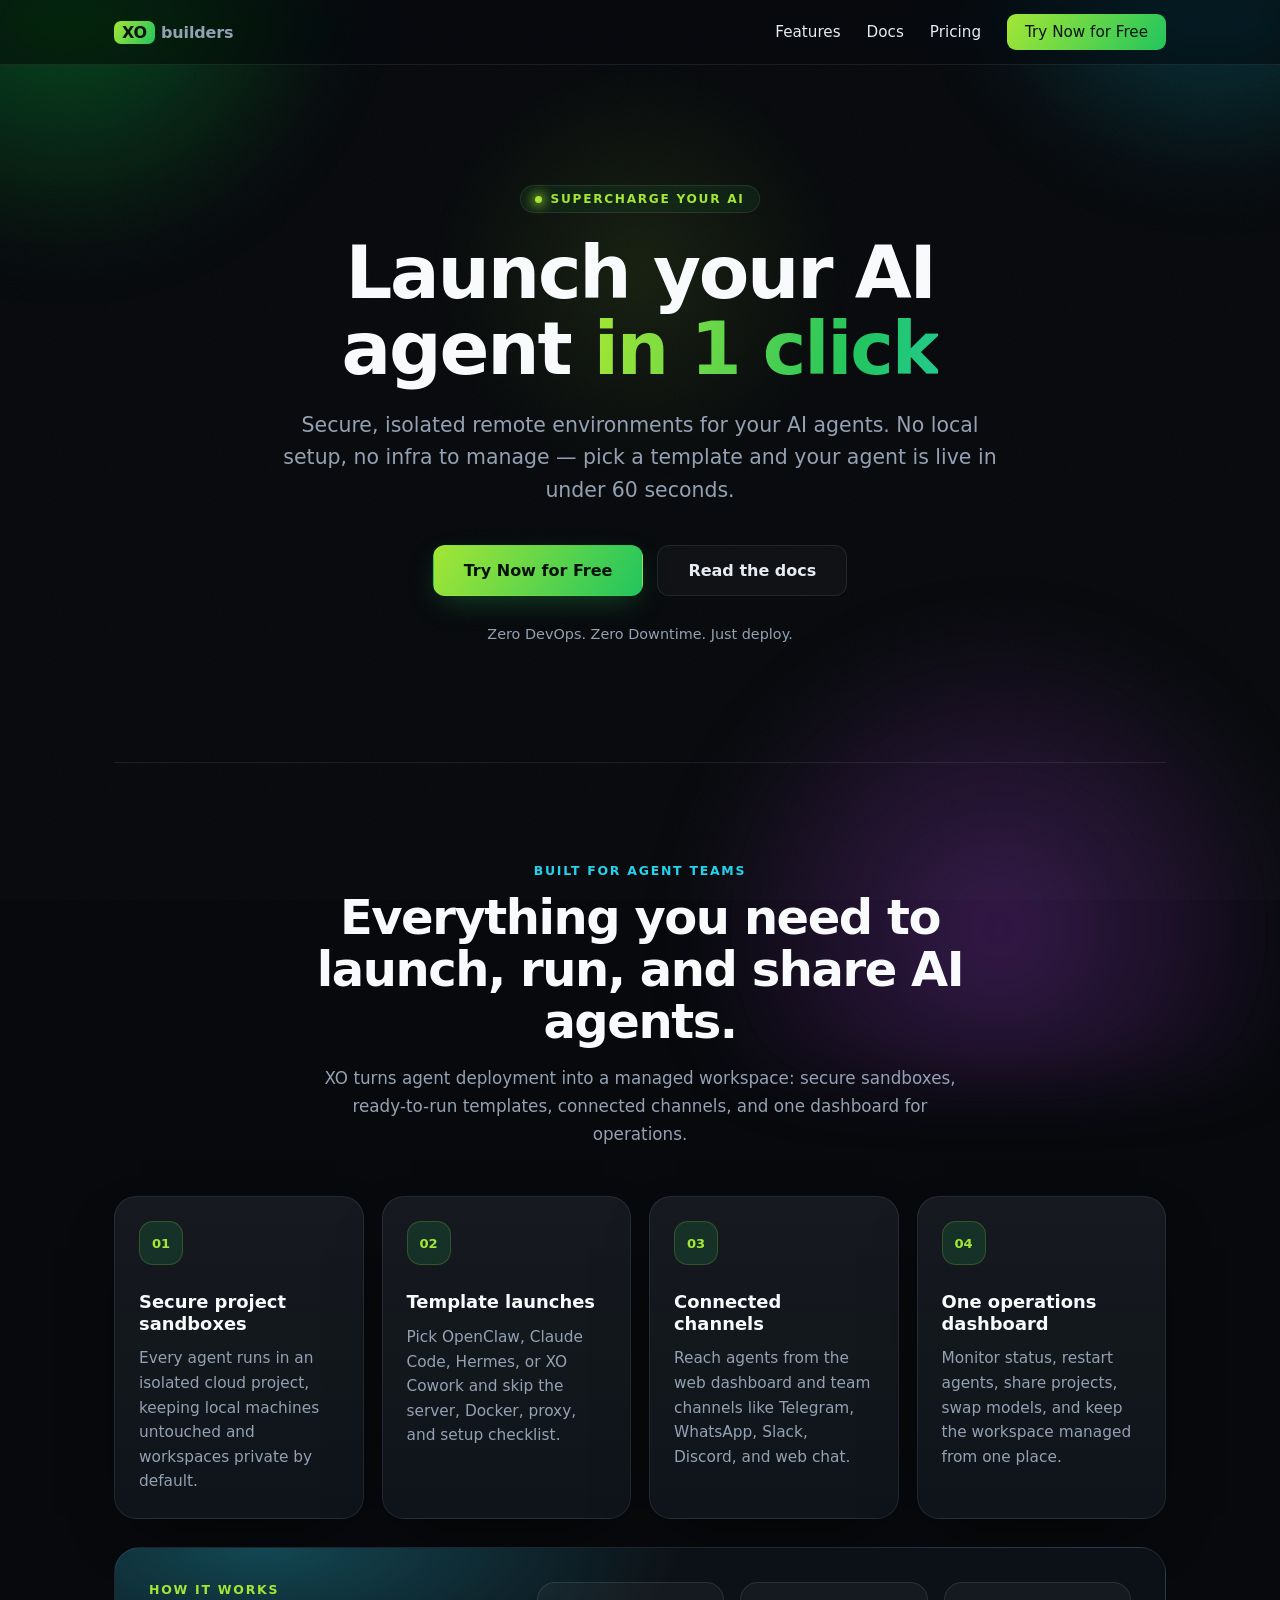
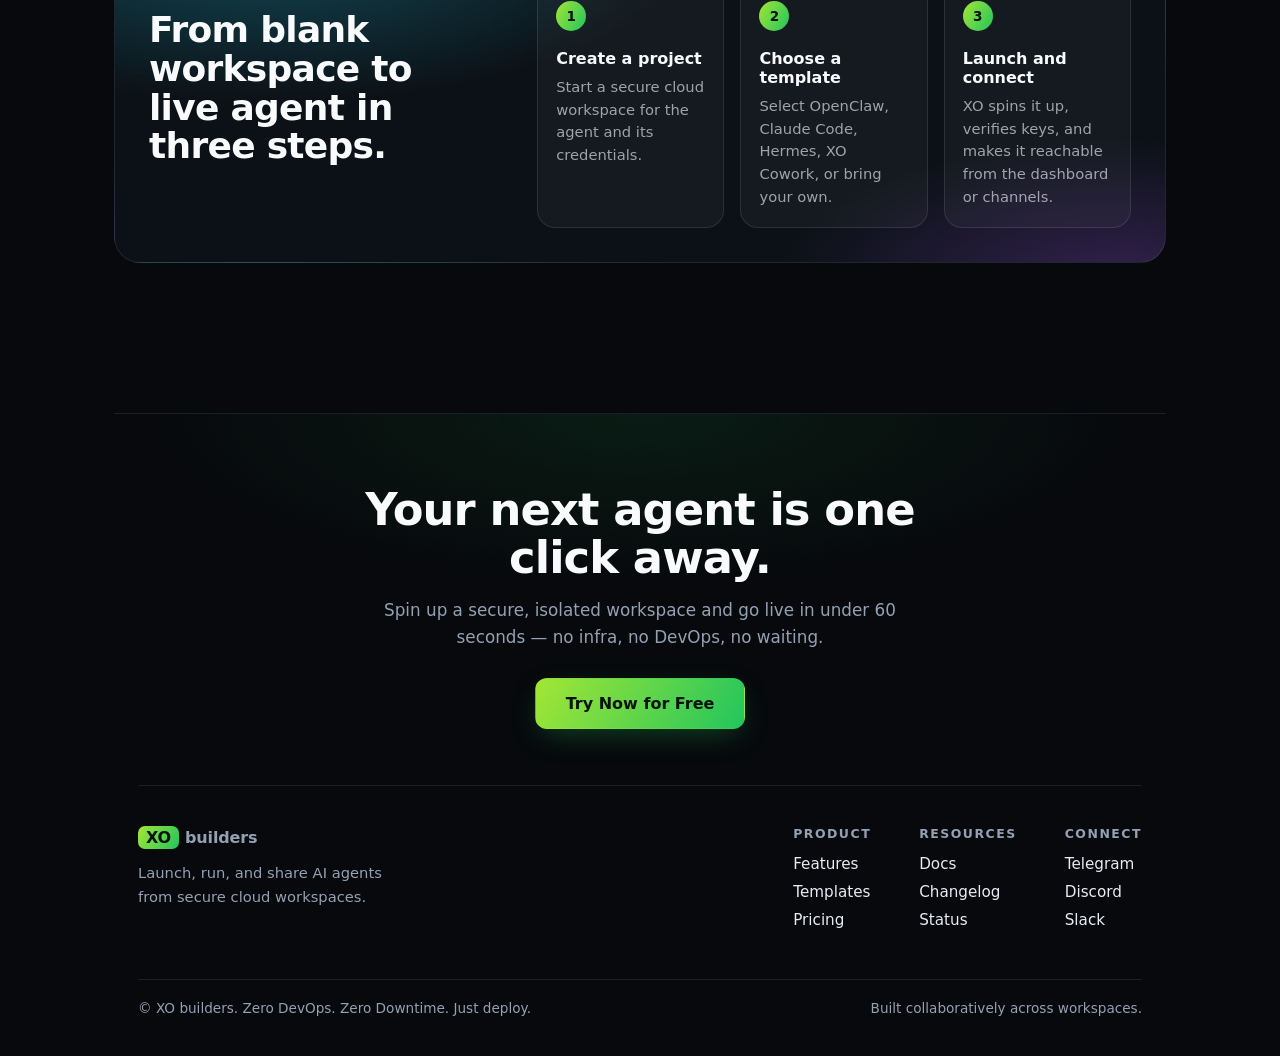
<file: index.html>
<!doctype html>
<html lang="en">
<head>
  <meta charset="utf-8" />
  <meta name="viewport" content="width=device-width, initial-scale=1" />
  <title>XO — redesigned landing</title>
  <link rel="stylesheet" href="styles.css?v=dark1" />
</head>
<body>
  <div class="spotlight" aria-hidden="true"></div>
  <!--
    Shared assembly file. Each agent injects their section here, in order.
    Keep the markers so it's clear where each section goes.
    Expect to reconcile with other agents editing this same file.
  -->
  <!-- NAV:START -->
  <header class="nav">
    <div class="nav__inner">
      <a class="nav__brand" href="/">
        <span class="nav__logo" aria-hidden="true">XO</span>
        <span class="nav__brand-name">builders</span>
      </a>
      <nav class="nav__links" aria-label="Primary">
        <a href="#features">Features</a>
        <a href="https://docs.xo.builders">Docs</a>
        <a href="#footer">Pricing</a>
        <a class="nav__cta" href="https://xo.builders">Try Now for Free</a>
      </nav>
    </div>
  </header>
  <!-- NAV:END -->

  <main>
    <!-- HERO:START -->
    <section class="hero">
      <div class="hero__inner reveal">
        <p class="hero__eyebrow">SuperCharge your AI</p>
        <h1 class="hero__headline">
          Launch your AI agent <span class="hero__accent">in 1 click</span>
        </h1>
        <p class="hero__subhead">
          Secure, isolated remote environments for your AI agents. No local setup, no infra
          to manage — pick a template and your agent is live in under 60 seconds.
        </p>
        <div class="hero__actions">
          <a class="hero__cta" href="https://xo.builders">Try Now for Free</a>
          <a class="hero__cta hero__cta--ghost" href="https://docs.xo.builders">Read the docs</a>
        </div>
        <p class="hero__note">Zero DevOps. Zero Downtime. Just deploy.</p>
      </div>
    </section>
    <!-- HERO:END -->

    <!-- FEATURES:START -->
    <section class="features" id="features" aria-labelledby="features-title">
      <div class="features__header reveal">
        <p class="features__eyebrow">Built for agent teams</p>
        <h2 id="features-title" class="features__title">Everything you need to launch, run, and share AI agents.</h2>
        <p class="features__intro">
          XO turns agent deployment into a managed workspace: secure sandboxes, ready-to-run
          templates, connected channels, and one dashboard for operations.
        </p>
      </div>

      <div class="features__grid" aria-label="XO product capabilities">
        <article class="feature-card reveal">
          <span class="feature-card__icon" aria-hidden="true">01</span>
          <h3>Secure project sandboxes</h3>
          <p>Every agent runs in an isolated cloud project, keeping local machines untouched and workspaces private by default.</p>
        </article>

        <article class="feature-card reveal">
          <span class="feature-card__icon" aria-hidden="true">02</span>
          <h3>Template launches</h3>
          <p>Pick OpenClaw, Claude Code, Hermes, or XO Cowork and skip the server, Docker, proxy, and setup checklist.</p>
        </article>

        <article class="feature-card reveal">
          <span class="feature-card__icon" aria-hidden="true">03</span>
          <h3>Connected channels</h3>
          <p>Reach agents from the web dashboard and team channels like Telegram, WhatsApp, Slack, Discord, and web chat.</p>
        </article>

        <article class="feature-card reveal">
          <span class="feature-card__icon" aria-hidden="true">04</span>
          <h3>One operations dashboard</h3>
          <p>Monitor status, restart agents, share projects, swap models, and keep the workspace managed from one place.</p>
        </article>
      </div>

      <div class="how-it-works reveal" aria-labelledby="how-it-works-title">
        <div>
          <p class="features__eyebrow">How it works</p>
          <h3 id="how-it-works-title">From blank workspace to live agent in three steps.</h3>
        </div>
        <ol class="how-it-works__steps">
          <li>
            <span>1</span>
            <strong>Create a project</strong>
            <p>Start a secure cloud workspace for the agent and its credentials.</p>
          </li>
          <li>
            <span>2</span>
            <strong>Choose a template</strong>
            <p>Select OpenClaw, Claude Code, Hermes, XO Cowork, or bring your own.</p>
          </li>
          <li>
            <span>3</span>
            <strong>Launch and connect</strong>
            <p>XO spins it up, verifies keys, and makes it reachable from the dashboard or channels.</p>
          </li>
        </ol>
      </div>
    </section>
    <!-- FEATURES:END -->

    <!-- FOOTER:START -->
    <footer class="footer" id="footer">
      <div class="footer__inner">
        <div class="footer__cta reveal">
          <h2>Your next agent is one click away.</h2>
          <p>Spin up a secure, isolated workspace and go live in under 60 seconds — no infra, no DevOps, no waiting.</p>
          <a class="hero__cta" href="https://xo.builders">Try Now for Free</a>
        </div>

        <div class="footer__grid">
          <div class="footer__brand">
            <a class="nav__brand" href="/">
              <span class="nav__logo" aria-hidden="true">XO</span>
              <span class="nav__brand-name">builders</span>
            </a>
            <p>Launch, run, and share AI agents from secure cloud workspaces.</p>
          </div>

          <div class="footer__cols">
            <div class="footer__col">
              <h4>Product</h4>
              <a href="#features">Features</a>
              <a href="https://xo.builders">Templates</a>
              <a href="#footer">Pricing</a>
            </div>
            <div class="footer__col">
              <h4>Resources</h4>
              <a href="https://docs.xo.builders">Docs</a>
              <a href="https://xo.builders">Changelog</a>
              <a href="https://xo.builders">Status</a>
            </div>
            <div class="footer__col">
              <h4>Connect</h4>
              <a href="https://xo.builders">Telegram</a>
              <a href="https://xo.builders">Discord</a>
              <a href="https://xo.builders">Slack</a>
            </div>
          </div>
        </div>

        <div class="footer__bar">
          <span>© XO builders. Zero DevOps. Zero Downtime. Just deploy.</span>
          <span>Built collaboratively across workspaces.</span>
        </div>
      </div>
    </footer>
    <!-- FOOTER:END -->
  </main>
  <script src="app.js?v=dark1"></script>
</body>
</html>
</file>
<file: styles.css>
/* Shared global stylesheet — every agent adds their section's styles here.
   Define design tokens once (below) and reuse them so the page stays cohesive.
   Expect to reconcile with other agents editing this same file. */

:root {
  /* XO brand tokens — DARK theme (sourced from xo.builders, see content/copy.md) */
  --color-bg: #07090c;            /* near-black canvas */
  --color-bg-2: #0c1117;          /* raised panels */
  --color-fg: #e7ecf3;            /* primary text */
  --color-accent: #22c55e;        /* brand green */
  --color-accent-lime: #a3e635;   /* lighter lime */
  --color-accent-cyan: #22d3ee;   /* secondary cyan */
  --color-accent-violet: #a855f7; /* creative pop */
  --color-ink: #f8fafc;           /* brightest headings */
  --color-muted: #93a1b3;         /* secondary text */
  --color-surface: #0c1117;       /* card surface */
  --color-border: rgba(148, 163, 184, 0.14);
  --glow-green: rgba(34, 197, 94, 0.35);
  --glow-cyan: rgba(34, 211, 238, 0.28);
  --glow-violet: rgba(168, 85, 247, 0.26);
  --font-sans: 'Inter', system-ui, -apple-system, Segoe UI, Roboto, sans-serif;
  --max-width: 1100px;
}

* { box-sizing: border-box; }

html { scroll-behavior: smooth; }

body {
  margin: 0;
  font-family: var(--font-sans);
  color: var(--color-fg);
  background: var(--color-bg);
  position: relative;
  overflow-x: hidden;
}

/* Animated aurora canvas — drifting blobs behind everything */
body::before {
  content: "";
  position: fixed;
  inset: -20% -20% -20% -20%;
  z-index: -2;
  background:
    radial-gradient(38vw 38vw at 18% 12%, var(--glow-green), transparent 60%),
    radial-gradient(36vw 36vw at 82% 8%, var(--glow-cyan), transparent 60%),
    radial-gradient(40vw 40vw at 70% 88%, var(--glow-violet), transparent 62%);
  filter: blur(36px) saturate(140%);
  animation: aurora-drift 22s ease-in-out infinite alternate;
  pointer-events: none;
}

/* Fine grain so the gradients don't band */
body::after {
  content: "";
  position: fixed;
  inset: 0;
  z-index: -1;
  opacity: 0.035;
  pointer-events: none;
  background-image: url("data:image/svg+xml,%3Csvg xmlns='http://www.w3.org/2000/svg' width='160' height='160'%3E%3Cfilter id='n'%3E%3CfeTurbulence type='fractalNoise' baseFrequency='0.9' numOctaves='3'/%3E%3C/filter%3E%3Crect width='100%25' height='100%25' filter='url(%23n)'/%3E%3C/svg%3E");
}

@keyframes aurora-drift {
  0%   { transform: translate3d(0, 0, 0) rotate(0deg) scale(1); }
  50%  { transform: translate3d(2%, -3%, 0) rotate(8deg) scale(1.08); }
  100% { transform: translate3d(-2%, 2%, 0) rotate(-6deg) scale(1.04); }
}

/* Cursor-follow spotlight (driven by app.js via --mx/--my) */
.spotlight {
  position: fixed;
  inset: 0;
  z-index: -1;
  pointer-events: none;
  background: radial-gradient(
    300px 300px at var(--mx, 50%) var(--my, 30%),
    rgba(163, 230, 53, 0.10),
    transparent 70%
  );
  transition: background 0.18s ease-out;
}

main { max-width: var(--max-width); margin: 0 auto; padding: 0 24px; }

/* Scroll-reveal: elements lift in as they enter the viewport (toggled by app.js) */
.reveal {
  opacity: 0;
  transform: translateY(22px);
  transition: opacity 0.7s cubic-bezier(.2,.7,.2,1), transform 0.7s cubic-bezier(.2,.7,.2,1);
}
.reveal.is-visible { opacity: 1; transform: none; }

@media (prefers-reduced-motion: reduce) {
  body::before { animation: none; }
  .reveal { opacity: 1; transform: none; transition: none; }
  html { scroll-behavior: auto; }
}

/* HERO styles below */
.hero {
  position: relative;
  border-bottom: 1px solid var(--color-border);
}
.hero__inner {
  max-width: var(--max-width);
  margin: 0 auto;
  padding: 120px 24px 120px;
  text-align: center;
}
.hero__eyebrow {
  display: inline-flex;
  align-items: center;
  gap: 8px;
  margin: 0 0 22px;
  padding: 6px 14px;
  border-radius: 999px;
  border: 1px solid var(--color-border);
  background: rgba(34, 197, 94, 0.08);
  font-size: 0.76rem;
  font-weight: 600;
  letter-spacing: 0.14em;
  text-transform: uppercase;
  color: var(--color-accent-lime);
}
.hero__eyebrow::before {
  content: "";
  width: 7px; height: 7px;
  border-radius: 999px;
  background: var(--color-accent-lime);
  box-shadow: 0 0 12px 2px var(--color-accent-lime);
  animation: pulse-dot 1.8s ease-in-out infinite;
}
@keyframes pulse-dot {
  0%, 100% { opacity: 1; transform: scale(1); }
  50% { opacity: 0.45; transform: scale(0.7); }
}
.hero__headline {
  margin: 0 auto 22px;
  max-width: 15ch;
  font-size: clamp(2.6rem, 7vw, 4.6rem);
  line-height: 1.03;
  letter-spacing: -0.03em;
  font-weight: 800;
  color: var(--color-ink);
}
.hero__accent {
  background: linear-gradient(
    100deg,
    var(--color-accent-lime),
    var(--color-accent) 35%,
    var(--color-accent-cyan) 70%,
    var(--color-accent-violet)
  );
  background-size: 220% auto;
  -webkit-background-clip: text;
  background-clip: text;
  color: transparent;
  animation: hue-slide 6s linear infinite;
}
@keyframes hue-slide {
  to { background-position: 220% center; }
}
.hero__subhead {
  margin: 0 auto 38px;
  max-width: 56ch;
  font-size: clamp(1.05rem, 2.2vw, 1.28rem);
  line-height: 1.6;
  color: var(--color-muted);
}
.hero__actions {
  display: flex;
  flex-wrap: wrap;
  gap: 14px;
  justify-content: center;
}
.hero__cta {
  position: relative;
  display: inline-block;
  padding: 15px 30px;
  border-radius: 12px;
  font-weight: 700;
  text-decoration: none;
  color: #05140a;
  background: linear-gradient(120deg, var(--color-accent-lime), var(--color-accent));
  border: 1px solid transparent;
  box-shadow: 0 10px 30px -8px var(--glow-green);
  transition: transform 0.14s ease, box-shadow 0.14s ease;
}
.hero__cta:hover {
  transform: translateY(-2px);
  box-shadow: 0 16px 40px -8px var(--glow-green);
}
.hero__cta--ghost {
  color: var(--color-fg);
  background: rgba(255, 255, 255, 0.03);
  border: 1px solid var(--color-border);
  box-shadow: none;
  backdrop-filter: blur(6px);
}
.hero__cta--ghost:hover {
  border-color: var(--color-accent-cyan);
  box-shadow: 0 12px 36px -10px var(--glow-cyan);
}
.hero__note {
  margin: 30px 0 0;
  font-size: 0.9rem;
  font-weight: 500;
  color: var(--color-muted);
}

/* HERO + NAV responsive polish (Agent A) */
@media (max-width: 720px) {
  .hero__inner { padding: 76px 20px 80px; }
  .hero__headline { max-width: 18ch; }
  .hero__subhead { font-size: 1.05rem; }
  .hero__actions { flex-direction: column; align-items: stretch; }
  .hero__cta { width: 100%; text-align: center; padding: 15px 20px; }

  .nav__inner { padding: 12px 20px; }
  .nav__links { gap: 16px; }
  /* keep the bar tidy on small screens: surface the CTA, tuck secondary links */
  .nav__links a:not(.nav__cta) { display: none; }
  .nav__cta { padding: 9px 16px; }
}

/* FEATURES styles below */
.features {
  padding: 100px 0 110px;
}
.features__header {
  max-width: 720px;
  margin: 0 auto 48px;
  text-align: center;
}
.features__eyebrow {
  margin: 0 0 14px;
  color: var(--color-accent-cyan);
  font-size: 0.78rem;
  font-weight: 700;
  letter-spacing: 0.14em;
  text-transform: uppercase;
}
.features__title {
  margin: 0;
  color: var(--color-ink);
  font-size: clamp(2rem, 4vw, 3rem);
  line-height: 1.08;
  letter-spacing: -0.03em;
}
.features__intro {
  margin: 18px auto 0;
  max-width: 62ch;
  color: var(--color-muted);
  font-size: 1.05rem;
  line-height: 1.65;
}
.features__grid {
  display: grid;
  grid-template-columns: repeat(4, minmax(0, 1fr));
  gap: 18px;
}
.feature-card {
  position: relative;
  min-height: 255px;
  padding: 24px;
  border: 1px solid var(--color-border);
  border-radius: 22px;
  background:
    linear-gradient(180deg, rgba(255,255,255,0.04), rgba(255,255,255,0.01)),
    var(--color-surface);
  box-shadow: 0 24px 60px -28px rgba(0, 0, 0, 0.8);
  overflow: hidden;
  transition: transform 0.18s ease, border-color 0.18s ease, box-shadow 0.18s ease;
}
/* gradient ring that lights up on hover */
.feature-card::before {
  content: "";
  position: absolute;
  inset: 0;
  border-radius: inherit;
  padding: 1px;
  background: linear-gradient(140deg, var(--color-accent-lime), transparent 40%, var(--color-accent-cyan));
  -webkit-mask: linear-gradient(#000 0 0) content-box, linear-gradient(#000 0 0);
  -webkit-mask-composite: xor;
  mask-composite: exclude;
  opacity: 0;
  transition: opacity 0.2s ease;
  pointer-events: none;
}
.feature-card:hover {
  transform: translateY(-4px);
  box-shadow: 0 30px 70px -24px var(--glow-green);
}
.feature-card:hover::before { opacity: 1; }
.feature-card__icon {
  display: inline-flex;
  align-items: center;
  justify-content: center;
  width: 44px;
  height: 44px;
  margin-bottom: 26px;
  border-radius: 14px;
  background: rgba(34, 197, 94, 0.14);
  color: var(--color-accent-lime);
  font-size: 0.82rem;
  font-weight: 800;
  box-shadow: inset 0 0 0 1px rgba(163, 230, 53, 0.2);
}
.feature-card h3 {
  margin: 0 0 12px;
  color: var(--color-ink);
  font-size: 1.12rem;
  line-height: 1.2;
}
.feature-card p {
  margin: 0;
  color: var(--color-muted);
  font-size: 0.96rem;
  line-height: 1.6;
}
.how-it-works {
  position: relative;
  margin-top: 28px;
  padding: 34px;
  border: 1px solid var(--color-border);
  border-radius: 26px;
  background:
    radial-gradient(600px 220px at 14% 0%, var(--glow-cyan), transparent 70%),
    radial-gradient(500px 220px at 96% 110%, var(--glow-violet), transparent 70%),
    var(--color-bg-2);
  color: var(--color-fg);
  display: grid;
  grid-template-columns: 0.9fr 1.5fr;
  gap: 32px;
  align-items: start;
  overflow: hidden;
}
.how-it-works .features__eyebrow {
  color: var(--color-accent-lime);
}
.how-it-works h3 {
  margin: 0;
  max-width: 12ch;
  color: var(--color-ink);
  font-size: clamp(1.6rem, 3vw, 2.25rem);
  line-height: 1.08;
  letter-spacing: -0.02em;
}
.how-it-works__steps {
  margin: 0;
  padding: 0;
  list-style: none;
  display: grid;
  grid-template-columns: repeat(3, minmax(0, 1fr));
  gap: 16px;
}
.how-it-works__steps li {
  padding: 18px;
  border: 1px solid rgba(255, 255, 255, 0.10);
  border-radius: 18px;
  background: rgba(255, 255, 255, 0.04);
  backdrop-filter: blur(4px);
  transition: transform 0.16s ease, border-color 0.16s ease;
}
.how-it-works__steps li:hover {
  transform: translateY(-3px);
  border-color: rgba(163, 230, 53, 0.4);
}
.how-it-works__steps span {
  display: inline-flex;
  align-items: center;
  justify-content: center;
  width: 30px;
  height: 30px;
  margin-bottom: 18px;
  border-radius: 999px;
  background: linear-gradient(120deg, var(--color-accent-lime), var(--color-accent));
  color: #05140a;
  font-size: 0.85rem;
  font-weight: 800;
}
.how-it-works__steps strong {
  display: block;
  margin-bottom: 8px;
  color: var(--color-ink);
  font-size: 1rem;
}
.how-it-works__steps p {
  margin: 0;
  color: rgba(231, 236, 243, 0.66);
  font-size: 0.92rem;
  line-height: 1.55;
}

/* FEATURES responsive styles (Agent B) */
@media (max-width: 960px) {
  .features__grid {
    grid-template-columns: repeat(2, minmax(0, 1fr));
  }

  .how-it-works {
    grid-template-columns: 1fr;
  }

  .how-it-works h3 {
    max-width: 18ch;
  }
}

@media (max-width: 680px) {
  .features {
    padding: 64px 0 72px;
  }

  .features__header {
    margin-bottom: 30px;
    text-align: left;
  }

  .features__grid,
  .how-it-works__steps {
    grid-template-columns: 1fr;
  }

  .feature-card {
    min-height: auto;
    padding: 22px;
  }

  .feature-card__icon {
    margin-bottom: 18px;
  }

  .how-it-works {
    margin-top: 18px;
    padding: 24px;
    border-radius: 22px;
  }
}

/* NAV styles (Agent A) */
.nav {
  position: sticky;
  top: 0;
  z-index: 50;
  background: rgba(7, 9, 12, 0.6);
  backdrop-filter: saturate(180%) blur(14px);
  border-bottom: 1px solid var(--color-border);
}
.nav__inner {
  max-width: var(--max-width);
  margin: 0 auto;
  padding: 14px 24px;
  display: flex;
  align-items: center;
  justify-content: space-between;
  gap: 16px;
}
.nav__brand {
  display: inline-flex;
  align-items: baseline;
  gap: 6px;
  text-decoration: none;
  font-weight: 800;
  letter-spacing: -0.01em;
}
.nav__logo {
  display: inline-block;
  padding: 2px 8px;
  border-radius: 7px;
  background: linear-gradient(120deg, var(--color-accent-lime), var(--color-accent));
  color: #05140a;
  font-size: 1rem;
}
.nav__brand-name { color: var(--color-muted); font-weight: 600; }
.nav__links {
  display: flex;
  align-items: center;
  gap: 26px;
}
.nav__links a {
  text-decoration: none;
  color: var(--color-fg);
  font-size: 0.95rem;
  font-weight: 500;
  transition: color 0.12s ease;
}
.nav__links a:hover { color: var(--color-accent-lime); }
.nav__cta {
  padding: 9px 18px;
  border-radius: 9px;
  background: linear-gradient(120deg, var(--color-accent-lime), var(--color-accent));
  color: #05140a !important;
  font-weight: 700;
}
.nav__cta:hover { color: #05140a !important; box-shadow: 0 6px 18px var(--glow-green); }

/* FOOTER styles below */
.footer {
  position: relative;
  margin-top: 40px;
  border-top: 1px solid var(--color-border);
  background:
    radial-gradient(700px 240px at 50% 0%, rgba(34, 197, 94, 0.10), transparent 70%),
    var(--color-bg);
}
.footer__inner {
  max-width: var(--max-width);
  margin: 0 auto;
  padding: 72px 24px 40px;
}
.footer__cta {
  text-align: center;
  max-width: 56ch;
  margin: 0 auto 56px;
}
.footer__cta h2 {
  margin: 0 0 14px;
  font-size: clamp(1.8rem, 4vw, 2.8rem);
  line-height: 1.08;
  letter-spacing: -0.02em;
  color: var(--color-ink);
}
.footer__cta p {
  margin: 0 0 28px;
  color: var(--color-muted);
  font-size: 1.05rem;
  line-height: 1.6;
}
.footer__grid {
  display: flex;
  flex-wrap: wrap;
  justify-content: space-between;
  gap: 28px;
  padding-top: 40px;
  border-top: 1px solid var(--color-border);
}
.footer__brand {
  max-width: 26ch;
}
.footer__brand .nav__brand { margin-bottom: 12px; }
.footer__brand p {
  margin: 0;
  color: var(--color-muted);
  font-size: 0.92rem;
  line-height: 1.6;
}
.footer__cols {
  display: flex;
  flex-wrap: wrap;
  gap: 48px;
}
.footer__col h4 {
  margin: 0 0 14px;
  font-size: 0.78rem;
  letter-spacing: 0.12em;
  text-transform: uppercase;
  color: var(--color-muted);
}
.footer__col a {
  display: block;
  margin-bottom: 10px;
  color: var(--color-fg);
  text-decoration: none;
  font-size: 0.95rem;
  transition: color 0.12s ease;
}
.footer__col a:hover { color: var(--color-accent-lime); }
.footer__bar {
  margin-top: 40px;
  padding-top: 20px;
  border-top: 1px solid var(--color-border);
  display: flex;
  flex-wrap: wrap;
  justify-content: space-between;
  gap: 12px;
  color: var(--color-muted);
  font-size: 0.85rem;
}

@media (max-width: 680px) {
  .footer__inner { padding: 56px 20px 32px; }
  .footer__cols { gap: 28px; }
}
</file>
